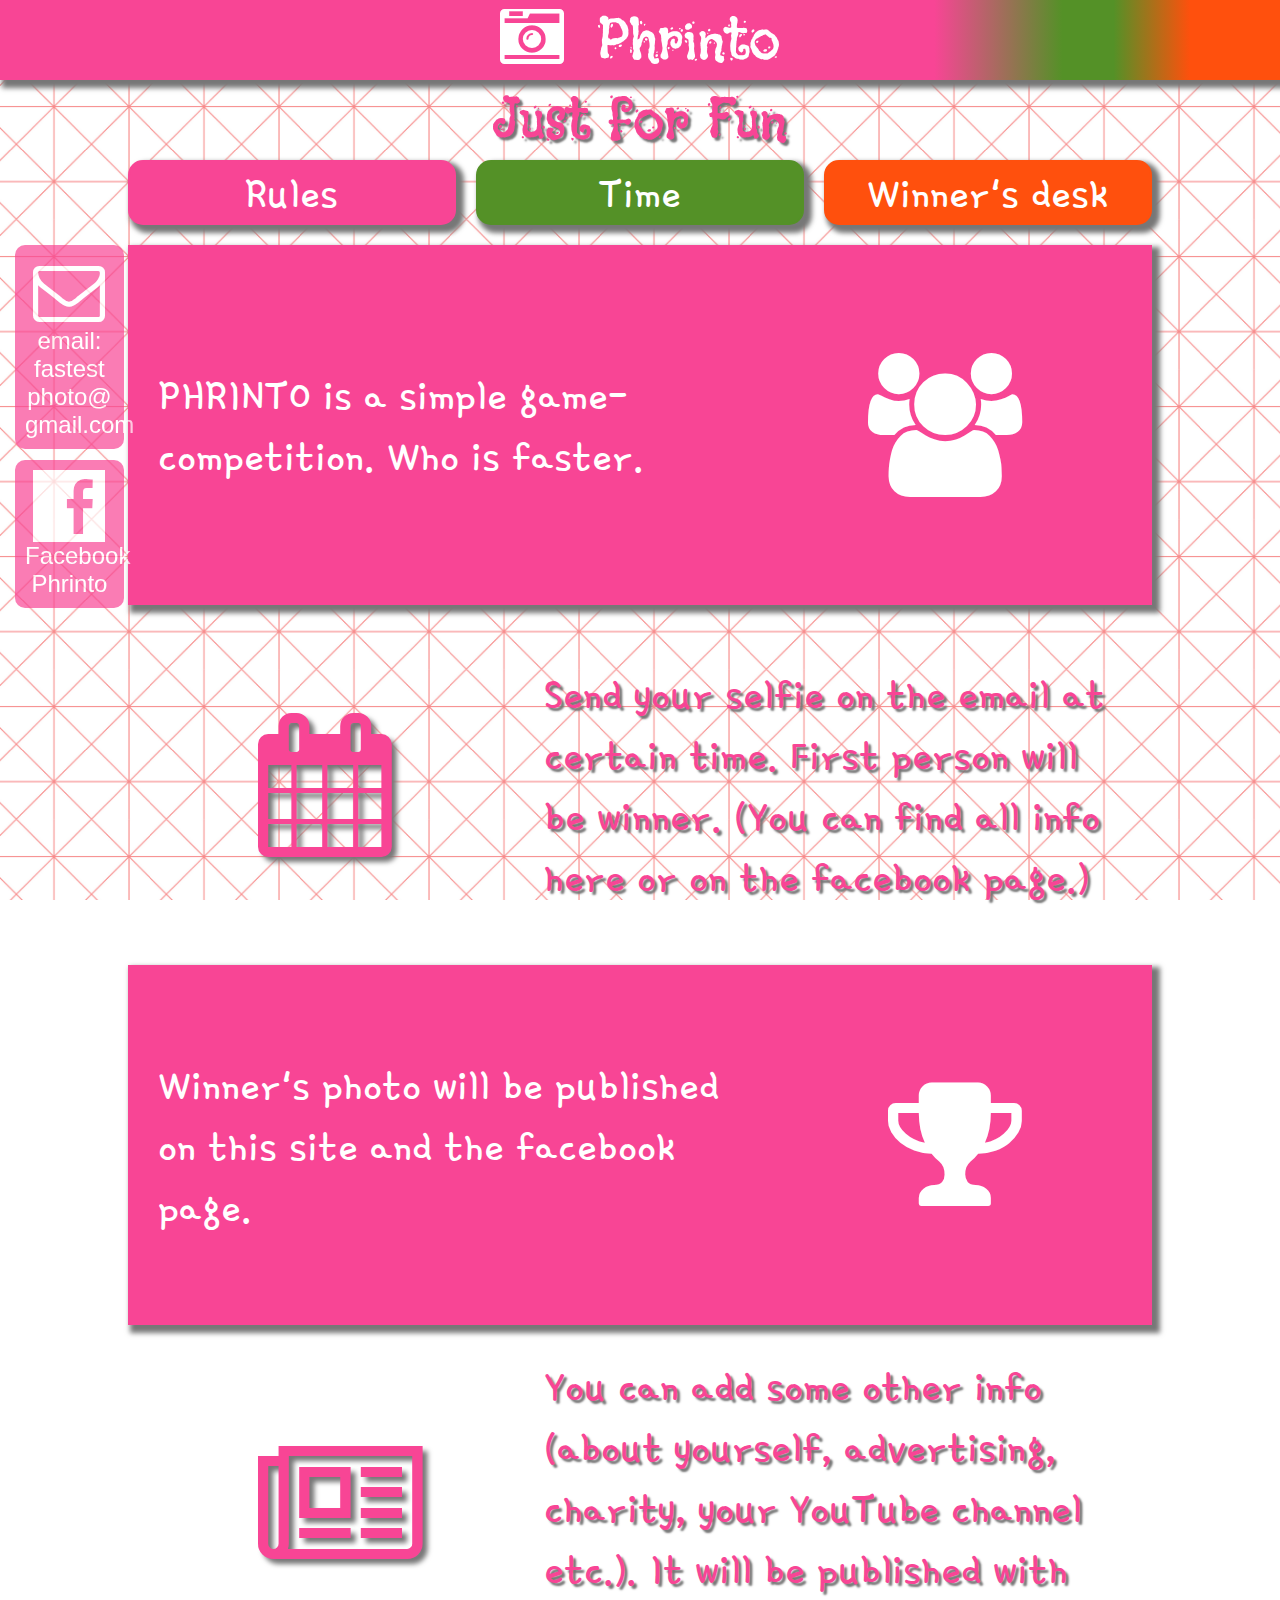
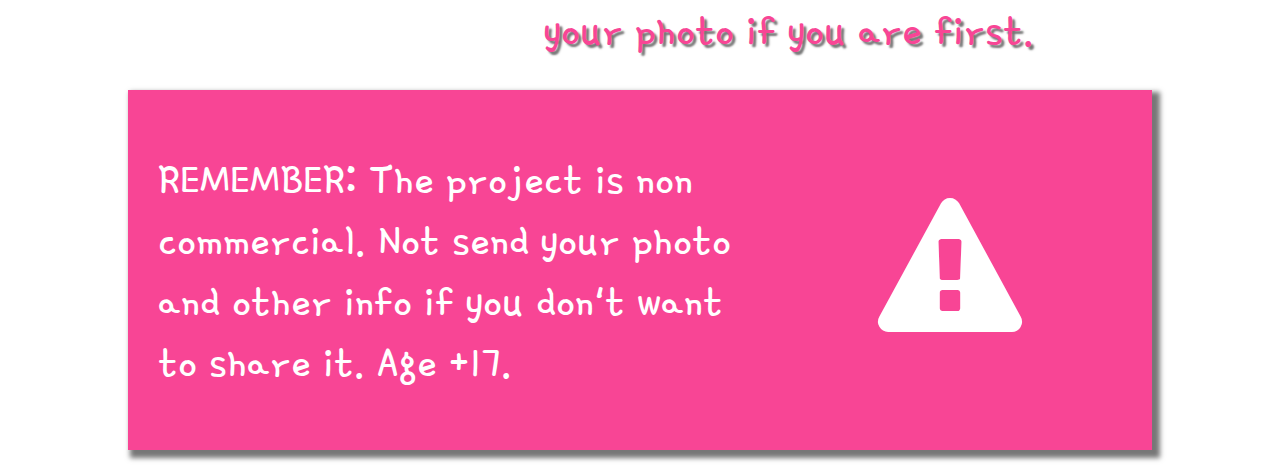
<file: index.html>
<!DOCTYPE html>
<html lang="ru">
<head>
  <meta charset="UTF-8">
  <link rel="stylesheet" href="main.css">
  <link href="https://fonts.googleapis.com/css?family=Black+And+White+Picture" rel="stylesheet">
  <link href="https://fonts.googleapis.com/css?family=Gamja+Flower" rel="stylesheet">
  <link rel="shortcut icon" href="./images/camera.png" type="image/png">
  <title>Phrinto: site-game</title>
</head>
<body>
  <header>
    <div class="header-top">
      <div class="logo">
        <i class="icon-logo">&#xe802;</i>
        <span class="name-logo">Phrinto</span>
      </div>
    </div>
    <div class="header-bottom">
      <span class="slogan">Just for Fun</span>
    </div>
  </header>
  <main>
    <div class="switches">
      <label class="rules-switch one-switch" for="rules">Rules</label>
      <label class="time-switch one-switch" for="time">Time</label>
      <label class="winner-switch one-switch" for="winner">Winner's desk</label>
    </div>

    <input class="radio-switch radio-switch-rules" type="radio" name="switch" id="rules" checked>
    <input class="radio-switch radio-switch-time" type="radio" name="switch" id="time">
    <input class="radio-switch radio-switch-winner" type="radio" name="switch" id="winner">

    <section class="rules">
      <p class="rules__block block-simple">
        <span class="phrases">PHRINTO is a simple game-competition. Who is faster.</span><i class="icon">&#xe800;</i>
      </p>
      <p class="rules__block block-calendar">
        <span class="phrases phrase-even">Send your selfie on the email at certain time. First person will be winner. (You can find all info here or on the facebook page.)</span><i class="icon icon-even">&#xe801;</i>
      </p>
      <p class="rules__block block-award">
        <span class="phrases">Winner's photo will be published on this site and the facebook page.</span><i class="icon">&#xe803;</i>
      </p>
      <p class="rules__block block-newspaper">
        <span class="phrases phrase-even">You can add some other info (about yourself, advertising, charity, your YouTube channel etc.). It will be published with your photo if you are first.</span><i class="icon icon-even">&#xf1ea;</i>
      </p>
      <p class="rules__block block-attention">
        <span class="phrases">REMEMBER: The project is non commercial. Not send your photo and other info if you don't want to share it. Age +17.</span><i class="icon">&#xe804;</i>
      </p>
    </section>

    <section class="time">
      <p class="time__header">Next Phrinto will start:</p>
      <div class="time-all-circles">
        <div class="time-circle">
          <p>Jan 12 2019</p>
          <p>18:00</p>
          <p>London</p>
        </div>
        <div class="time-circle">
          <p>Jan 12 2019</p>
          <p>13:00</p>
          <p>New York</p>
        </div>
        <div class="time-circle">
          <p>Jan 12 2019</p>
          <p>10:00</p>
          <p>Los Angeles</p>
        </div>
      </div>
    </section>

    <section class="winner">
      <div class="winner-top-block">
        <p class="winner__title">Congratulations!</p>
        <div class="winner-face">
          <i class="icon icon-flag">&#xf11e;</i>
          <div class="winner-photo"><img class="winner-photo__image" src="./images/lion.jpg" alt="Winner's face"></div>
          <i class="icon icon-flag">&#xf11e;</i>
        </div>
      </div>
      <div class="winner__text">Lion Noil: Roar!</div>
    </section>

    <section class="social">
      <a class="social-link social-link-email" href="mailto:fastestphoto@gmail.com"><i class="icon social-icon social-icon-mail">&#xe805;</i><p>email:</p><p>fastest<br>photo@</p><p>gmail.com</p></a>
      <a class="social-link social-link-facebook" href="https://www.facebook.com/Phrinto-462141497647649/" target="_blank"><i class="icon social-icon social-icon-facebook">&#xe806;</i><p>Facebook</p><p>Phrinto</p></a>
    </section>

  </main>
</body>
</html>
</file>
<file: main.css>
body {
  margin: 0;
  background-image: url('./images/background.jpg');
  background-size: 150px auto;
  background-attachment: fixed;
}

p {
  margin: 0;
}

.header-top {
  width: 100%;
  height: 80px;
  background-image: linear-gradient(to right, #f84595 73%, #549127 83%, #549127 87%, #ff500d 93%);
  margin: 0 auto;
  text-align: center;
  box-shadow: 5px 5px 5px 3px #777;
}

.logo {
  display: inline;
}

@font-face {
  font-family: 'fontello';
  src: url('./font/fontello.eot?2800561');
  src: url('./font/fontello.eot?2800561#iefix') format('embedded-opentype'),
       url('./font/fontello.woff?2800561') format('woff'),
       url('./font/fontello.ttf?2800561') format('truetype'),
       url('./font/fontello.svg?2800561#fontello') format('svg');
  font-weight: normal;
  font-style: normal;
}

.icon-logo, .icon {
  font-family: "fontello";
  font-style: normal;
  font-weight: normal;
  color: #fff;
  font-size: 4em;
}

.name-logo {
  font-family: 'Black And White Picture', sans-serif;
  color: #fff;
  font-size: 4em;
  padding-left: 30px;
}

.header-bottom {
  width: 80%;
  height: 60px;
  margin: 0 auto;
  text-align: center;
}

.slogan {
  font-family: 'Black And White Picture', sans-serif;
  color: #f84595;
  font-size: 4em;
  text-shadow: 3px 3px 2px #777;
}

/* ^^^^^^ header */

main {
  width: 80%;
  margin: 0 auto;
  font-family: 'Gamja Flower', cursive;
  font-size: 3em;
}

.switches {
  margin: 20px 0 ;
  display: flex;
  justify-content: space-between;
  flex-wrap: wrap;
}

.one-switch {
  display: inline-block;
  box-sizing: border-box;
  width: 32%;
  color: #fff;
  text-align: center;
  border-radius: 15px;
  box-shadow: 5px 5px 5px 3px #777;
  cursor: pointer;

}

.rules-switch {
  border: 2px solid #f84595;
  background-color: #f84595;
}

.time-switch {
  border: 2px solid #549127;
  background-color: #549127;
}

.winner-switch {
  border: 2px solid #ff500d;
  background-color: #ff500d;
}

.radio-switch {
  display: none;
}

.radio-switch-rules:checked ~ .rules {
  display: block;
}

.radio-switch-time:checked ~ .time {
  display: block;
}

.radio-switch-winner:checked ~ .winner {
  display: block;
}

.radio-switch-rules:checked ~ .social > .social-link {
  background-color: #f84595;
}

.radio-switch-time:checked ~ .social > .social-link {
  background-color: #549127;
}

.radio-switch-winner:checked ~ .social > .social-link {
  background-color: #ff500d;
}

.rules-switch:hover {
  background-color: #fff;
  color: #f84595;
}

.time-switch:hover {
  background-color: #fff;
  color: #549127;
}

.winner-switch:hover {
  background-color: #fff;
  color: #ff500d;
}

/* ^^^^^^ switches */

.rules {
  display: none;
  width: 100%;
  color: #f84595;
  margin-bottom: 20px;
}

.phrases {
  display: inline-block;
  width: 60%;
}

.phrase-even {
  text-shadow: 3px 3px 2px #777;
}

.rules__block {
  padding: 30px;
  min-height: 300px;
  display: flex;
  justify-content: space-between;
  align-items: center;
  margin: 0;
}

.block-simple, .block-award, .block-attention {
  color: #fff;
  background-color: #f84595;
  box-shadow: 5px 5px 5px 3px #777;
}

.block-calendar, .block-newspaper {
  flex-direction: row-reverse;
}

.icon {
  display: inline;
  font-size: 3em;
  padding-right: 100px;
}

.icon-even {
  color: #f84595;
  padding-right: 0;
  padding-left: 100px;
  text-shadow: 5px 5px 5px #777;
}

/* ^^^^^^ rules */

.time {
  width: 100%;
  background-color: #549127;
  padding-bottom: 100px;
  display: none;
  box-shadow: 5px 5px 5px 3px #777;
  margin-bottom: 20px;
}

.time__header {
  color: #fff;
  text-align: center;
}

.time-all-circles {
  margin-top: 40px;
  display: flex;
  justify-content: space-around;
  flex-wrap: wrap;
  align-items: center;
}

.time-circle {
  display: inline-block;
  background-color: #fff;
  padding: 50px;
  color: #004c00;
  border-radius: 50%;
  text-align: center;
}

.time-circle:hover {
  animation-name: change-color;
  animation-duration: 3s;
  animation-iteration-count: infinite;
}

@keyframes change-color {
  from {background-color: #fff;}
  25% {background-color: #f84595;}
  50% {background-color: #549127;}
  75% {background-color: #ff500d;}
  to {background-color: #fff}
}

/* ^^^^^^ time */

.winner {
  width: 100%;
  display: none;
}

.winner-top-block {
  background-color: #ff500d;
  padding-bottom: 20px;
  box-shadow: 5px 5px 5px 3px #777;
}

.winner__title {
  color: #fff;
  text-align: center;
  font-size: 2em;
}

.winner-face {
  display: flex;
  align-items: center;
  justify-content: space-around;
}

.winner-face:hover .icon-flag {
  background-color: #fff;
  color: #ff500d;
}

.icon-flag {
  padding: 0;
  font-size: 5em;
  border-radius: 10px;
  padding-right: 10px;
}

.winner-photo {
  width: 30%;
  border: 10px solid #fff;
  border-radius: 15px;
  z-index: 1;
}

.winner-photo__image {
  width: 100%;
  display: block;
}

.winner__text {
  width: 100%;
  margin: 20px auto;
  background-color: #fff;
  color: #ff500d;
  text-align: center;
}

/* ^^^^^^ winner's desk */

.social {
  position: relative;
}

.social-link {
  display: block;
  width: 8.5%;
  box-sizing: border-box;
  border-radius: 10px;
  font-family: sans-serif;
  text-decoration: none;
  font-size: 0.5em;
  color: #fff;
  position: fixed;
  background-color: #f84595;
  padding: 10px;
  text-align: center;
  opacity: .7;
}

.social-icon {
  padding: 0;
}

.social-link-email {
  top: 245px;
  left: 15px;
  display: flex;
  flex-direction: column;
  justify-content: center;
}

.social-link-facebook {
  top: 460px;
  left: 15px;
  display: flex;
  flex-direction: column;
  justify-content: center;
}

.social-link:hover {
  opacity: 1;
  box-shadow: 5px 5px 5px 3px #777;
}

/* ^^^^^^ social */

@media (max-width: 1025px) {


  .switches {
    width: 85%;
    margin-left: auto;
  }

  .one-switch {
    width: 100%;
    margin-bottom: 20px;
    font-size: 2em;
  }

  .rules__block {
    flex-direction: column-reverse;
  }

  .icon {
    font-size: 1.5em;
    padding: 0;
    text-shadow: 0 0 0;
  }

  .phrases {
    font-size: 1.2em;
  }

  .phrase-even {
    text-shadow: 0 0 0;
  }

  .time-circle {
    min-width: 400px;
    min-height: 400px;
    box-sizing: border-box;
    text-align: center;
    margin: 20px 0;
  }

  .time {
    font-size: 1.5em;
  }

  .icon-flag {
    font-size: 1em;
  }

  .winner__photo {
    width: 80%;
  }

  .winner__text {
    font-size: 2em;
  }

  .social-link {
    opacity: 1;
    width: 20%;
    font-size: .75em;
    border: 5px solid #fff;
  }

  .social-link-email {
    top: 170px;
    left: 10px;
    min-height: 150px;
  }

  .social-link-facebook {
    top: 430px;
    left: 10px;
    min-height: 150px;
  }
}

/* ^^^^^^ media */
</file>
